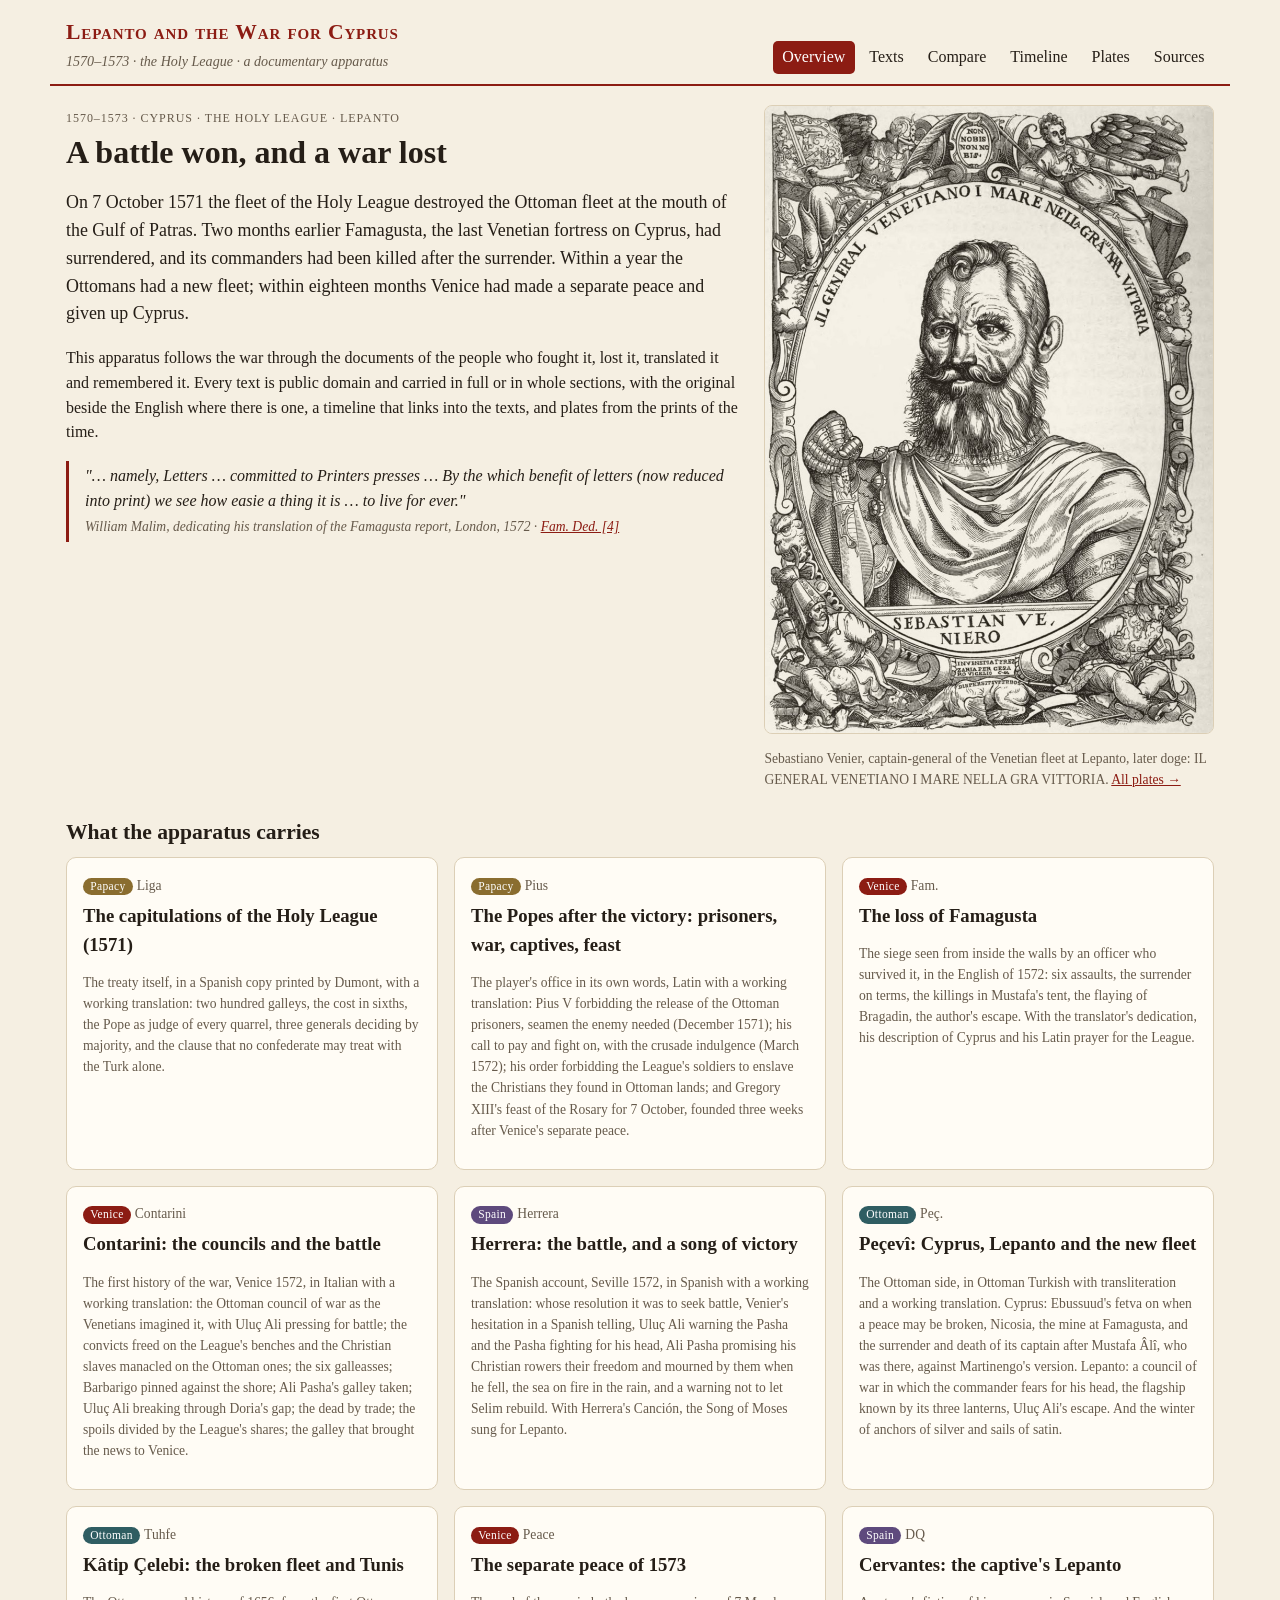
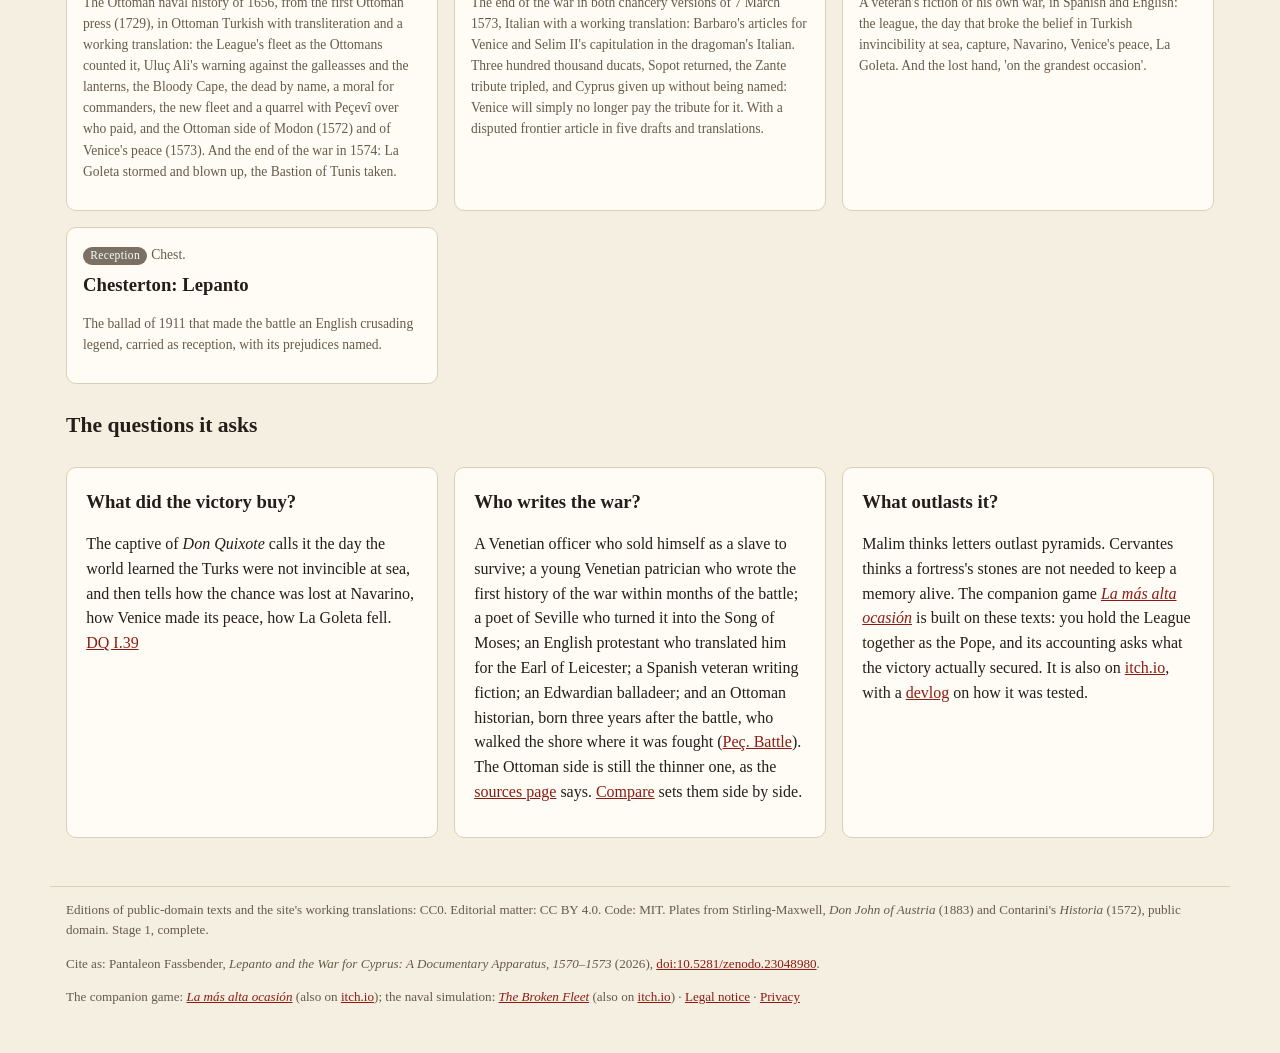
<file: index.html>
<!doctype html>
<html lang="en">
<head>
<meta charset="utf-8">
<meta name="viewport" content="width=device-width, initial-scale=1">
<title>Lepanto and the War for Cyprus</title>
<meta name="description" content="A documentary apparatus for Lepanto and the war for Cyprus, 1570–1573: public-domain sources from the siege of Famagusta to the battle of Lepanto and its afterlife, with plates, a timeline and readers.">
<meta property="og:type" content="website">
<meta property="og:url" content="https://lepanto-and-the-war-for-cyprus.netlify.app/">
<meta property="og:title" content="Lepanto and the War for Cyprus">
<meta property="og:description" content="A documentary apparatus for the war of 1570–1573: the siege of Famagusta, the treaty of the Holy League, the battle and its afterlife, in public-domain sources with the original beside the English.">
<meta property="og:image" content="https://lepanto-and-the-war-for-cyprus.netlify.app/assets/og.jpg">
<meta property="og:image:width" content="1200">
<meta property="og:image:height" content="630">
<meta property="og:image:alt" content="Sebastiano Venier in a contemporary woodcut, beside the title Lepanto and the War for Cyprus">
<meta name="twitter:card" content="summary_large_image">
<meta name="twitter:title" content="Lepanto and the War for Cyprus">
<meta name="twitter:description" content="A documentary apparatus for the war of 1570–1573: the siege of Famagusta, the treaty of the Holy League, the battle and its afterlife, in public-domain sources with the original beside the English.">
<meta name="twitter:image" content="https://lepanto-and-the-war-for-cyprus.netlify.app/assets/og.jpg">
<link rel="stylesheet" href="style.css">
<link rel="icon" type="image/jpeg" href="assets/plates/medal_t.jpg">
</head>
<body>
<header class="top">
  <a class="brand" href="#/">
    <strong>Lepanto and the War for Cyprus</strong>
    <em>1570–1573 · the Holy League · a documentary apparatus</em>
  </a>
  <nav>
    <a href="#/">Overview</a>
    <a href="#/texts">Texts</a>
    <a href="#/compare">Compare</a>
    <a href="#/timeline">Timeline</a>
    <a href="#/plates">Plates</a>
    <a href="#/sources">Sources</a>
  </nav>
</header>
<main id="view" aria-live="polite"></main>
<footer>
  <p>Editions of public-domain texts and the site's working translations: CC0. Editorial matter: CC BY 4.0. Code: MIT.
  Plates from Stirling-Maxwell, <em>Don John of Austria</em> (1883) and Contarini's <em>Historia</em> (1572), public domain. Stage 1, complete.</p>
  <p>Cite as: Pantaleon Fassbender, <em>Lepanto and the War for Cyprus: A Documentary Apparatus, 1570–1573</em> (2026), <a href="https://doi.org/10.5281/zenodo.23048980">doi:10.5281/zenodo.23048980</a>.</p>
  <p>The companion game: <a href="https://la-mas-alta-ocasion.netlify.app/" target="_blank" rel="noopener"><em>La más alta ocasión</em></a> (also on <a href="https://leofassb.itch.io/la-mas-alta-ocasion" target="_blank" rel="noopener">itch.io</a>); the naval simulation: <a href="https://the-broken-fleet.netlify.app/" target="_blank" rel="noopener"><em>The Broken Fleet</em></a> (also on <a href="https://leofassb.itch.io/the-broken-fleet" target="_blank" rel="noopener">itch.io</a>) · <a href="legal.html#notice">Legal notice</a> · <a href="legal.html#privacy">Privacy</a></p>
</footer>
<script src="app.js"></script>
</body>
</html>
</file>
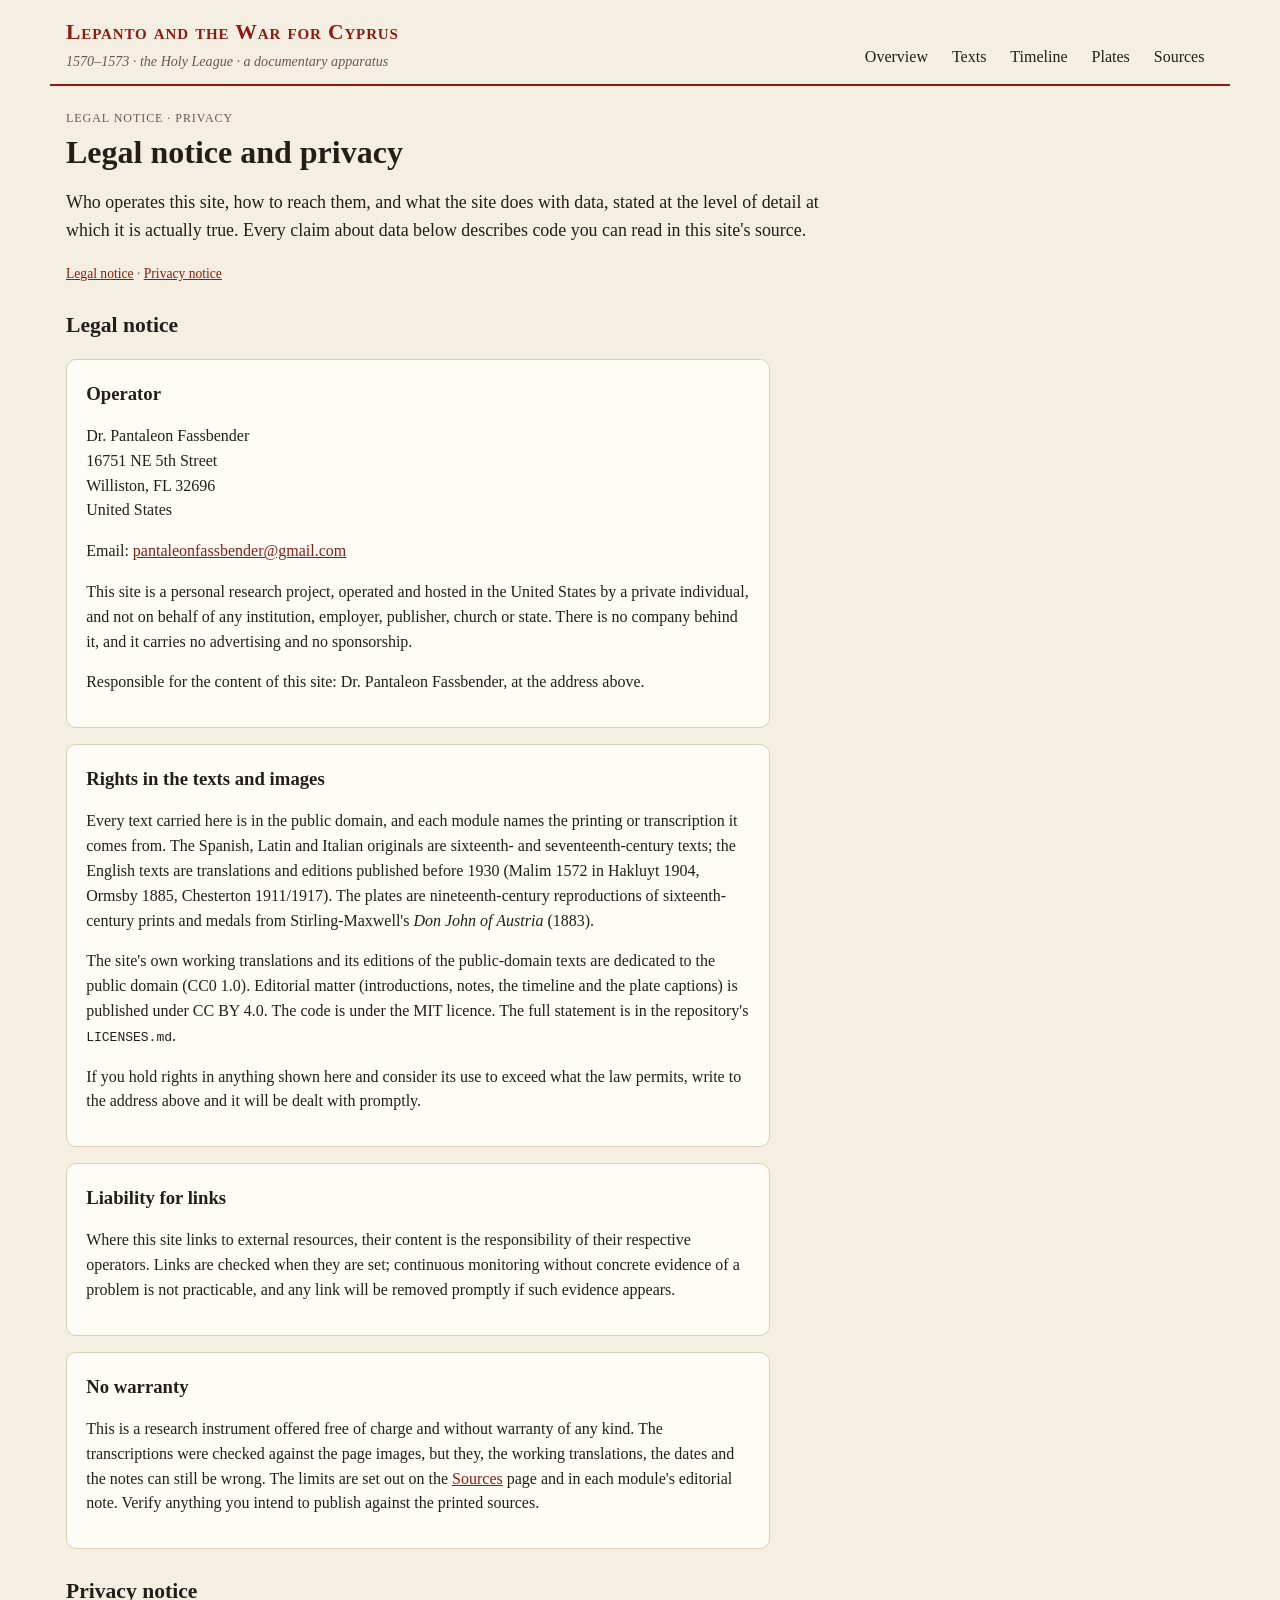
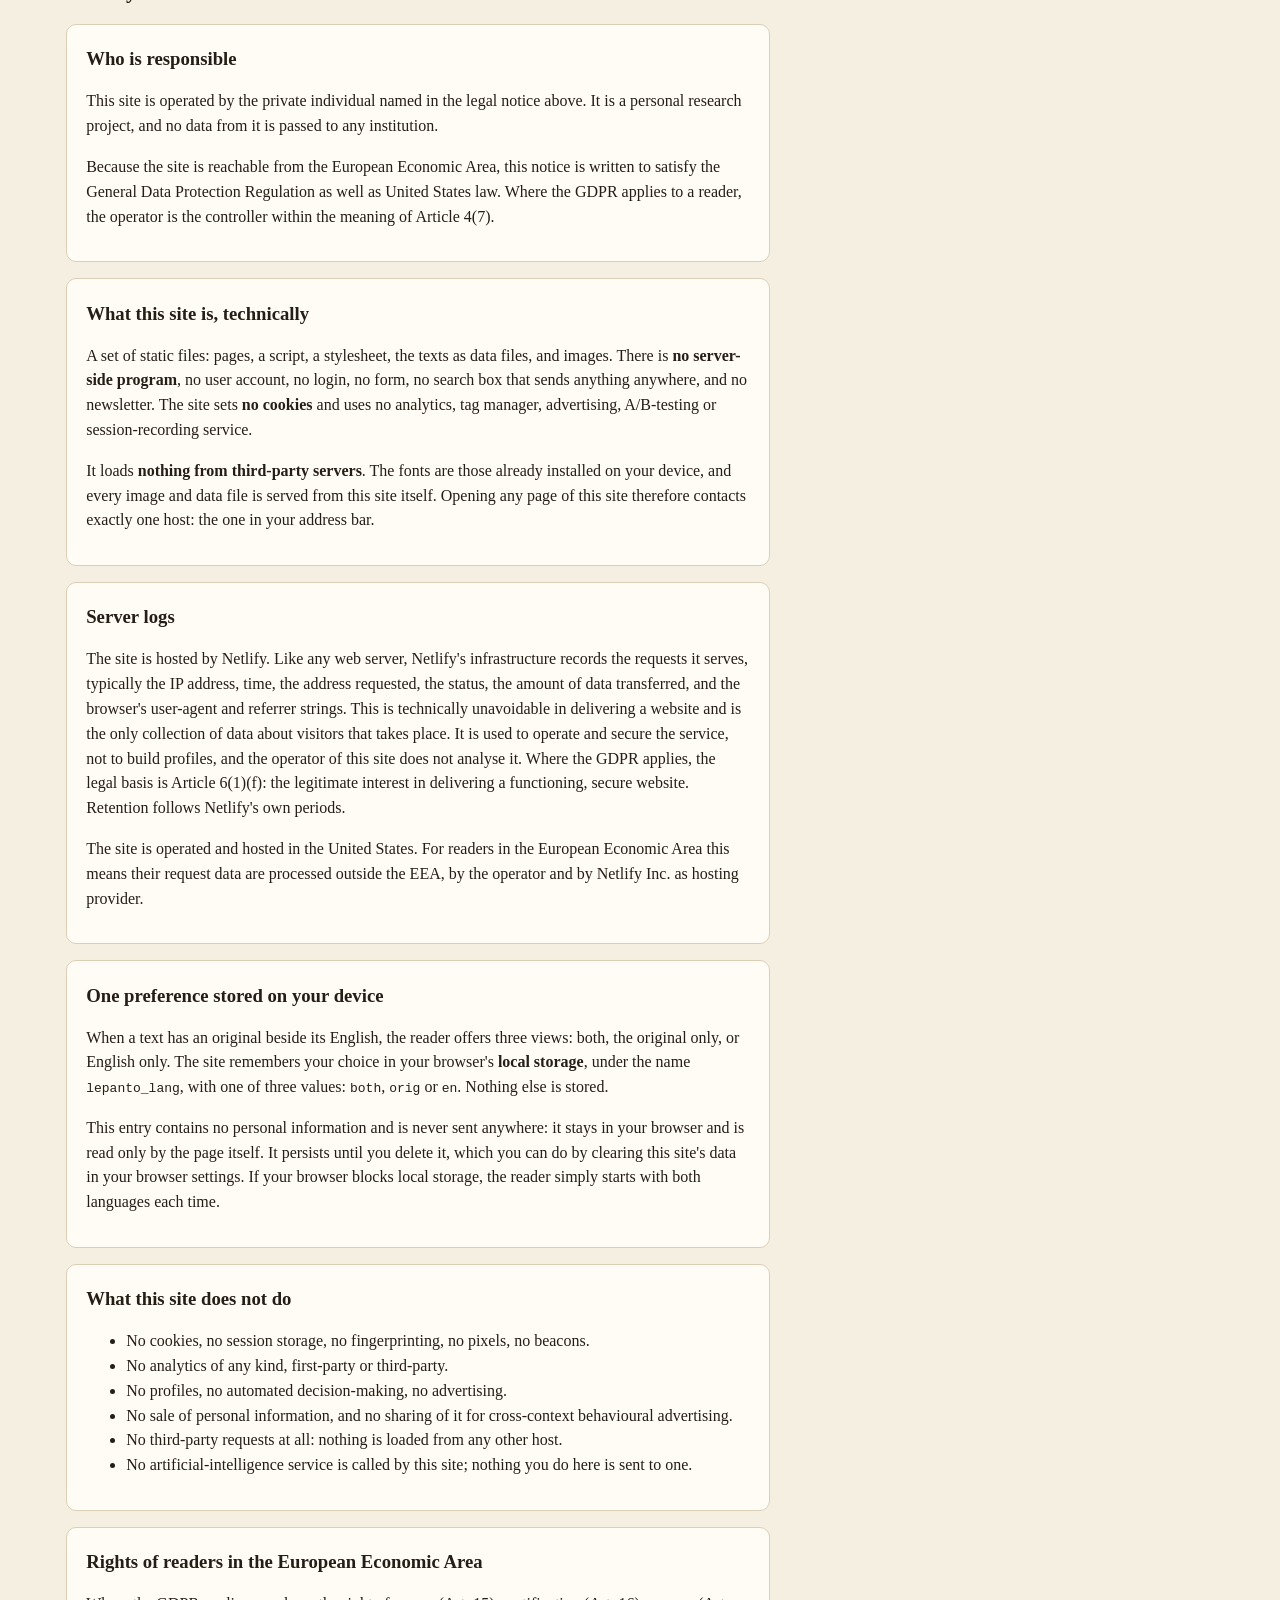
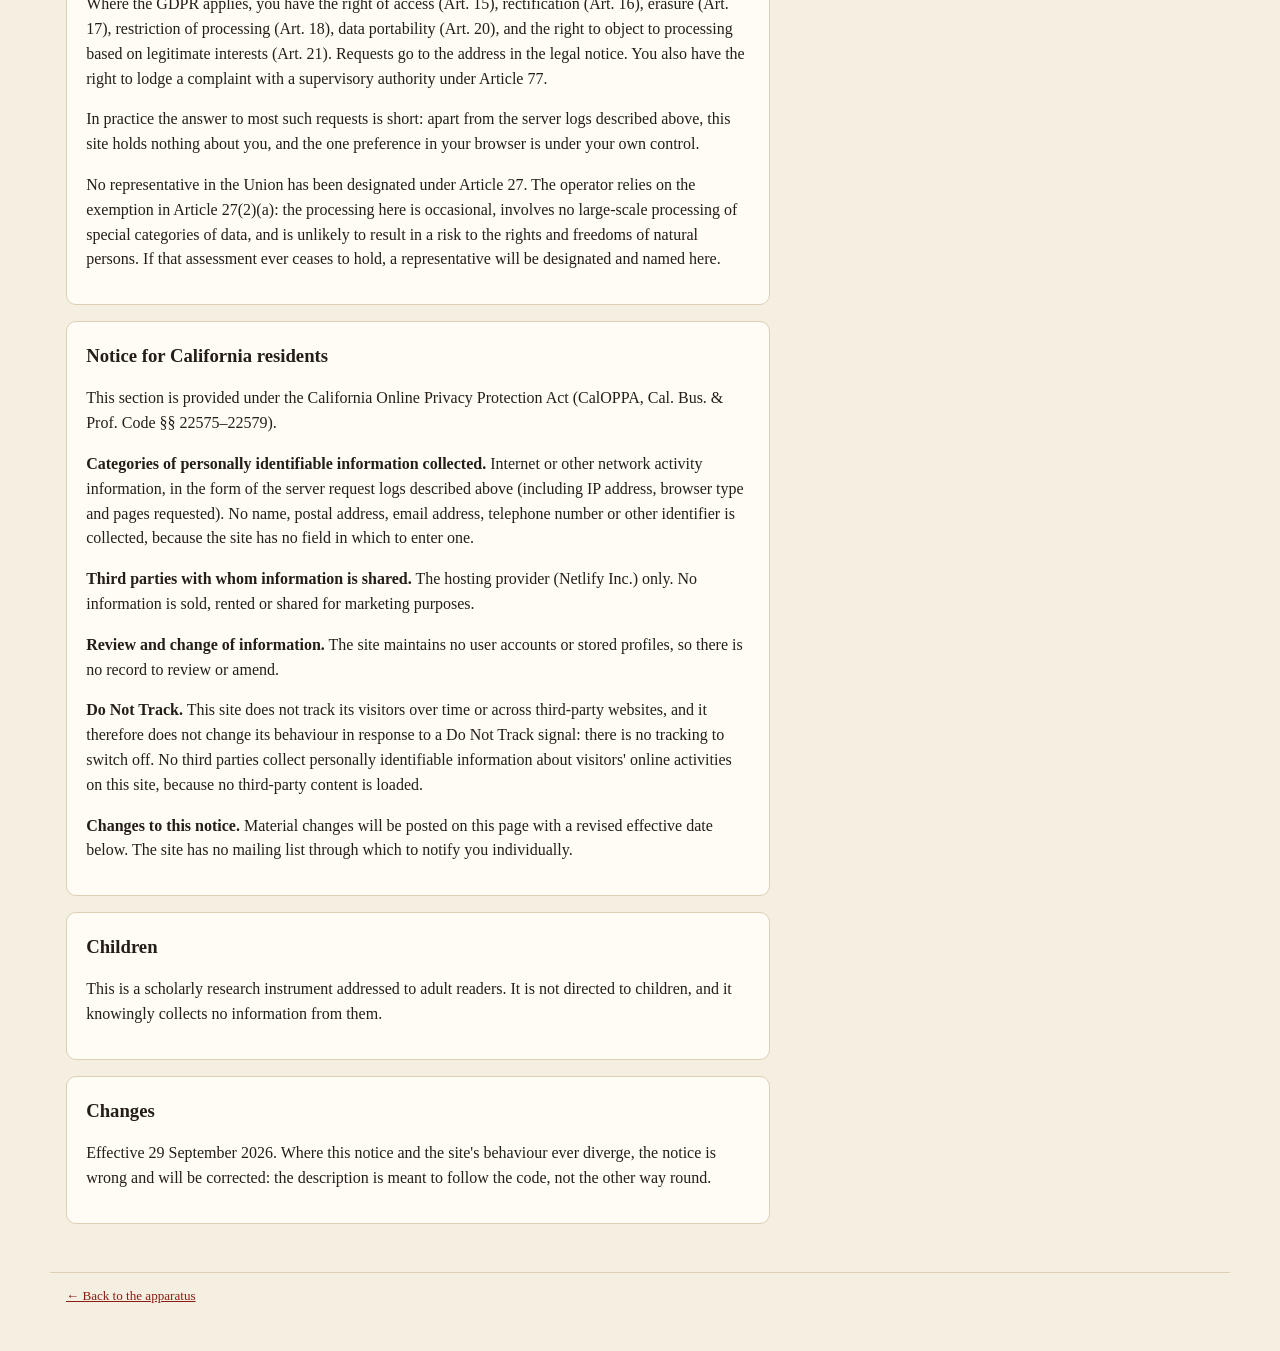
<file: legal.html>
<!doctype html>
<html lang="en">
<head>
<meta charset="utf-8">
<meta name="viewport" content="width=device-width, initial-scale=1">
<title>Legal notice and privacy · Lepanto and the War for Cyprus</title>
<meta name="description" content="Who operates this site, how to reach them, and what the site does with data.">
<link rel="stylesheet" href="style.css">
<link rel="icon" type="image/jpeg" href="assets/plates/medal_t.jpg">
</head>
<body>
<header class="top">
  <a class="brand" href="index.html#/">
    <strong>Lepanto and the War for Cyprus</strong>
    <em>1570–1573 · the Holy League · a documentary apparatus</em>
  </a>
  <nav>
    <a href="index.html#/">Overview</a>
    <a href="index.html#/texts">Texts</a>
    <a href="index.html#/timeline">Timeline</a>
    <a href="index.html#/plates">Plates</a>
    <a href="index.html#/sources">Sources</a>
  </nav>
</header>
<main>
  <span class="tag">Legal notice · Privacy</span>
  <h1>Legal notice and privacy</h1>
  <p class="lede">Who operates this site, how to reach them, and what the site does with data, stated at the level of detail at which it is actually true. Every claim about data below describes code you can read in this site's source.</p>
  <p class="fine"><a href="#notice">Legal notice</a> · <a href="#privacy">Privacy notice</a></p>

  <h2 id="notice">Legal notice</h2>

  <div class="panel readable"><h3>Operator</h3>
    <p>Dr. Pantaleon Fassbender<br>16751 NE 5th Street<br>Williston, FL 32696<br>United States</p>
    <p>Email: <a href="mailto:pantaleonfassbender@gmail.com">pantaleonfassbender@gmail.com</a></p>
    <p>This site is a personal research project, operated and hosted in the United States by a private individual, and not on behalf of any institution, employer, publisher, church or state. There is no company behind it, and it carries no advertising and no sponsorship.</p>
    <p>Responsible for the content of this site: Dr. Pantaleon Fassbender, at the address above.</p>
  </div>

  <div class="panel readable"><h3>Rights in the texts and images</h3>
    <p>Every text carried here is in the public domain, and each module names the printing or transcription it comes from. The Spanish, Latin and Italian originals are sixteenth- and seventeenth-century texts; the English texts are translations and editions published before 1930 (Malim 1572 in Hakluyt 1904, Ormsby 1885, Chesterton 1911/1917). The plates are nineteenth-century reproductions of sixteenth-century prints and medals from Stirling-Maxwell's <em>Don John of Austria</em> (1883).</p>
    <p>The site's own working translations and its editions of the public-domain texts are dedicated to the public domain (CC0 1.0). Editorial matter (introductions, notes, the timeline and the plate captions) is published under CC BY 4.0. The code is under the MIT licence. The full statement is in the repository's <code>LICENSES.md</code>.</p>
    <p>If you hold rights in anything shown here and consider its use to exceed what the law permits, write to the address above and it will be dealt with promptly.</p>
  </div>

  <div class="panel readable"><h3>Liability for links</h3>
    <p>Where this site links to external resources, their content is the responsibility of their respective operators. Links are checked when they are set; continuous monitoring without concrete evidence of a problem is not practicable, and any link will be removed promptly if such evidence appears.</p>
  </div>

  <div class="panel readable"><h3>No warranty</h3>
    <p>This is a research instrument offered free of charge and without warranty of any kind. The transcriptions were checked against the page images, but they, the working translations, the dates and the notes can still be wrong. The limits are set out on the <a href="index.html#/sources">Sources</a> page and in each module's editorial note. Verify anything you intend to publish against the printed sources.</p>
  </div>

  <h2 id="privacy">Privacy notice</h2>

  <div class="panel readable"><h3>Who is responsible</h3>
    <p>This site is operated by the private individual named in the legal notice above. It is a personal research project, and no data from it is passed to any institution.</p>
    <p>Because the site is reachable from the European Economic Area, this notice is written to satisfy the General Data Protection Regulation as well as United States law. Where the GDPR applies to a reader, the operator is the controller within the meaning of Article 4(7).</p>
  </div>

  <div class="panel readable"><h3>What this site is, technically</h3>
    <p>A set of static files: pages, a script, a stylesheet, the texts as data files, and images. There is <strong>no server-side program</strong>, no user account, no login, no form, no search box that sends anything anywhere, and no newsletter. The site sets <strong>no cookies</strong> and uses no analytics, tag manager, advertising, A/B-testing or session-recording service.</p>
    <p>It loads <strong>nothing from third-party servers</strong>. The fonts are those already installed on your device, and every image and data file is served from this site itself. Opening any page of this site therefore contacts exactly one host: the one in your address bar.</p>
  </div>

  <div class="panel readable"><h3>Server logs</h3>
    <p>The site is hosted by Netlify. Like any web server, Netlify's infrastructure records the requests it serves, typically the IP address, time, the address requested, the status, the amount of data transferred, and the browser's user-agent and referrer strings. This is technically unavoidable in delivering a website and is the only collection of data about visitors that takes place. It is used to operate and secure the service, not to build profiles, and the operator of this site does not analyse it. Where the GDPR applies, the legal basis is Article 6(1)(f): the legitimate interest in delivering a functioning, secure website. Retention follows Netlify's own periods.</p>
    <p>The site is operated and hosted in the United States. For readers in the European Economic Area this means their request data are processed outside the EEA, by the operator and by Netlify Inc. as hosting provider.</p>
  </div>

  <div class="panel readable"><h3>One preference stored on your device</h3>
    <p>When a text has an original beside its English, the reader offers three views: both, the original only, or English only. The site remembers your choice in your browser's <strong>local storage</strong>, under the name <code>lepanto_lang</code>, with one of three values: <code>both</code>, <code>orig</code> or <code>en</code>. Nothing else is stored.</p>
    <p>This entry contains no personal information and is never sent anywhere: it stays in your browser and is read only by the page itself. It persists until you delete it, which you can do by clearing this site's data in your browser settings. If your browser blocks local storage, the reader simply starts with both languages each time.</p>
  </div>

  <div class="panel readable"><h3>What this site does not do</h3>
    <ul>
      <li>No cookies, no session storage, no fingerprinting, no pixels, no beacons.</li>
      <li>No analytics of any kind, first-party or third-party.</li>
      <li>No profiles, no automated decision-making, no advertising.</li>
      <li>No sale of personal information, and no sharing of it for cross-context behavioural advertising.</li>
      <li>No third-party requests at all: nothing is loaded from any other host.</li>
      <li>No artificial-intelligence service is called by this site; nothing you do here is sent to one.</li>
    </ul>
  </div>

  <div class="panel readable"><h3>Rights of readers in the European Economic Area</h3>
    <p>Where the GDPR applies, you have the right of access (Art. 15), rectification (Art. 16), erasure (Art. 17), restriction of processing (Art. 18), data portability (Art. 20), and the right to object to processing based on legitimate interests (Art. 21). Requests go to the address in the legal notice. You also have the right to lodge a complaint with a supervisory authority under Article 77.</p>
    <p>In practice the answer to most such requests is short: apart from the server logs described above, this site holds nothing about you, and the one preference in your browser is under your own control.</p>
    <p>No representative in the Union has been designated under Article 27. The operator relies on the exemption in Article 27(2)(a): the processing here is occasional, involves no large-scale processing of special categories of data, and is unlikely to result in a risk to the rights and freedoms of natural persons. If that assessment ever ceases to hold, a representative will be designated and named here.</p>
  </div>

  <div class="panel readable"><h3>Notice for California residents</h3>
    <p>This section is provided under the California Online Privacy Protection Act (CalOPPA, Cal. Bus. &amp; Prof. Code §§ 22575–22579).</p>
    <p><strong>Categories of personally identifiable information collected.</strong> Internet or other network activity information, in the form of the server request logs described above (including IP address, browser type and pages requested). No name, postal address, email address, telephone number or other identifier is collected, because the site has no field in which to enter one.</p>
    <p><strong>Third parties with whom information is shared.</strong> The hosting provider (Netlify Inc.) only. No information is sold, rented or shared for marketing purposes.</p>
    <p><strong>Review and change of information.</strong> The site maintains no user accounts or stored profiles, so there is no record to review or amend.</p>
    <p><strong>Do Not Track.</strong> This site does not track its visitors over time or across third-party websites, and it therefore does not change its behaviour in response to a Do Not Track signal: there is no tracking to switch off. No third parties collect personally identifiable information about visitors' online activities on this site, because no third-party content is loaded.</p>
    <p><strong>Changes to this notice.</strong> Material changes will be posted on this page with a revised effective date below. The site has no mailing list through which to notify you individually.</p>
  </div>

  <div class="panel readable"><h3>Children</h3>
    <p>This is a scholarly research instrument addressed to adult readers. It is not directed to children, and it knowingly collects no information from them.</p>
  </div>

  <div class="panel readable"><h3>Changes</h3>
    <p>Effective 29 September 2026. Where this notice and the site's behaviour ever diverge, the notice is wrong and will be corrected: the description is meant to follow the code, not the other way round.</p>
  </div>
</main>
<footer>
  <p><a href="index.html#/">← Back to the apparatus</a></p>
</footer>
</body>
</html>
</file>
<file: style.css>
:root{
  --paper:#f5efe2; --panel:#fffcf5; --ink:#251e17; --ink2:#665a4b; --line:#dccfb6;
  --red:#8c1c13; --gold:#8a6d2f; --sea:#2f5d62;
  --ottoman:#2f5d62; --venice:#8c1c13; --papacy:#8a6d2f; --spain:#5e4a7d; --league:#3b3b3b; --reception:#7a7064;
  --serif:"Iowan Old Style","Palatino Linotype",Palatino,"Book Antiqua",Georgia,serif;
}
*{box-sizing:border-box}
body{margin:0; background:var(--paper); color:var(--ink); font-family:var(--serif); line-height:1.55}
a{color:var(--red)}
.top{display:flex; justify-content:space-between; align-items:flex-end; flex-wrap:wrap; gap:.6rem 1.5rem;
  max-width:1180px; margin:0 auto; padding:1rem 16px .6rem; border-bottom:2px solid var(--red)}
.brand{text-decoration:none; color:inherit}
.brand strong{display:block; font-size:1.35rem; color:var(--red); font-variant:small-caps; letter-spacing:.04em}
.brand em{font-size:.88rem; color:var(--ink2)}
.top nav{display:flex; gap:.3rem; flex-wrap:wrap}
.top nav a{text-decoration:none; color:var(--ink); padding:.25rem .6rem; border-radius:5px}
.top nav a.on{background:var(--red); color:#fff}
main{max-width:1180px; margin:0 auto; padding:1.2rem 16px 2rem}
footer{max-width:1180px; margin:0 auto; padding:0 16px 2rem; font-size:.82rem; color:var(--ink2); border-top:1px solid var(--line)}
h1{font-size:2rem; margin:.2rem 0 .6rem; line-height:1.2}
h2{font-size:1.35rem; margin:1.6rem 0 .5rem}
h3{margin:.2rem 0 .3rem}
.lede{font-size:1.12rem; max-width:48rem}
.fine{font-size:.85rem; color:var(--ink2)}
.tag{font-size:.75rem; letter-spacing:.08em; text-transform:uppercase; color:var(--ink2)}
.panel{background:var(--panel); border:1px solid var(--line); border-radius:10px; padding:1rem 1.2rem; margin:1rem 0}
.readable{max-width:44rem}
.grid{display:grid; gap:1rem}
.g2{grid-template-columns:repeat(auto-fill,minmax(300px,1fr))}
.g4{grid-template-columns:repeat(auto-fill,minmax(210px,1fr))}
.card{background:var(--panel); border:1px solid var(--line); border-radius:10px; padding:.9rem 1rem; text-decoration:none; color:inherit; display:block}
a.card:hover{border-color:var(--red)}
.card.planned{opacity:.72; border-style:dashed}
.side{display:inline-block; font-size:.72rem; padding:0 .45rem; border-radius:99px; color:#fff; letter-spacing:.03em}
.side.ottoman{background:var(--ottoman)} .side.venice{background:var(--venice)} .side.papacy{background:var(--papacy)}
.side.spain{background:var(--spain)} .side.league{background:var(--league)} .side.reception{background:var(--reception)}
.hero{display:grid; grid-template-columns:minmax(0,1.5fr) minmax(0,1fr); gap:1.5rem; align-items:start}
.hero img{width:100%; border-radius:8px; border:1px solid var(--line)}
figure{margin:0}
figcaption{font-size:.85rem; color:var(--ink2); margin-top:.4rem}
.quote{border-left:3px solid var(--red); padding:.2rem 0 .2rem 1rem; margin:1rem 0; font-style:italic}
/* reader */
.toc{display:flex; flex-wrap:wrap; gap:.4rem; margin:.6rem 0 1rem}
.toc a{border:1px solid var(--line); border-radius:6px; padding:.2rem .6rem; text-decoration:none; color:var(--ink); background:var(--panel); font-size:.9rem}
.toc a.on{border-color:var(--red); background:var(--red); color:#fff}
.langbar{display:flex; gap:.3rem; margin:.4rem 0 1rem}
.langbar button{font:inherit; font-size:.85rem; background:var(--panel); border:1px solid var(--line); border-radius:6px; padding:.2rem .7rem; cursor:pointer}
.langbar button.on{background:var(--ink); color:var(--paper); border-color:var(--ink)}
.unit{display:grid; grid-template-columns:3.2rem minmax(0,1fr); gap:.3rem .8rem; padding:.55rem 0; border-bottom:1px dotted var(--line)}
.unit .num{font-size:.78rem; color:var(--ink2); text-align:right; padding-top:.2rem}
.unit .num a{color:inherit; text-decoration:none}
.unit.hl{background:#f3e3c4}
.unit .cols{display:grid; grid-template-columns:1fr 1fr; gap:1.2rem}
.unit .cols.one{grid-template-columns:1fr}
.unit .orig{color:var(--ink2)}
.unit.label .text{font-variant:small-caps; letter-spacing:.03em; font-weight:600; color:var(--red)}
.unit h4{margin:0 0 .3rem; font-size:.95rem; color:var(--red)}
.unit .text,.unit .orig{white-space:pre-line}
.unit .orig[dir=rtl]{font-family:"Traditional Arabic","Sakkal Majalla","Noto Naskh Arabic","Geeza Pro",serif; font-size:1.3em; line-height:1.9; color:var(--ink)}
.unit .translit{margin-top:.5rem; font-size:.88em; font-style:italic; color:var(--ink2)}
.note{grid-column:2; font-size:.84rem; color:var(--ink2); border-left:2px solid var(--gold); padding-left:.6rem}
.hinweis{font-size:.9rem}
/* timeline */
.tl{position:relative; margin:1rem 0 0 .6rem; padding-left:1.4rem; border-left:2px solid var(--line)}
.st{position:relative; margin:0 0 1.2rem; display:grid; grid-template-columns:minmax(0,1fr) 140px; gap:1rem; align-items:start}
.st::before{content:""; position:absolute; left:-1.95rem; top:.35rem; width:12px; height:12px; border-radius:50%; background:var(--c,var(--ink)); border:2px solid var(--paper)}
.st .d{font-size:.82rem; color:var(--ink2)}
.st img{width:140px; border-radius:6px; border:1px solid var(--line)}
.st p{margin:.2rem 0}
.legend{display:flex; flex-wrap:wrap; gap:.4rem}
/* plates */
.plate img{width:100%; border-radius:6px; border:1px solid var(--line); background:#fff}
.lightbox{position:fixed; inset:0; background:rgba(20,16,12,.85); display:flex; align-items:center; justify-content:center; padding:16px; z-index:10}
.lightbox img{max-width:100%; max-height:86vh; border-radius:6px}
.lightbox .cap{color:#f5efe2; max-width:44rem; font-size:.9rem; margin-top:.6rem}
.lightbox figure{text-align:center}
/* compare */
.cmp{display:grid; gap:1rem; margin-top:1rem}
.cmp.n2{grid-template-columns:1fr 1fr}
.cmp.n3{grid-template-columns:repeat(3,minmax(0,1fr))}
.cmp.n4{grid-template-columns:1fr 1fr}
.cmp.n5,.cmp.n6{grid-template-columns:repeat(3,minmax(0,1fr))}
.voice{background:var(--panel); border:1px solid var(--line); border-radius:10px; padding:.8rem 1rem}
.vhead{border-bottom:1px solid var(--line); padding-bottom:.5rem; margin-bottom:.5rem}
.vunit{margin:.7rem 0}
.vunit .text{white-space:pre-line}
@media (max-width:760px){
  .cmp.n2,.cmp.n3,.cmp.n4,.cmp.n5,.cmp.n6{grid-template-columns:1fr}
  .hero{grid-template-columns:1fr}
  .unit .cols{grid-template-columns:1fr}
  .st{grid-template-columns:1fr}
  .st img{width:110px}
  h1{font-size:1.6rem}
}
</file>
